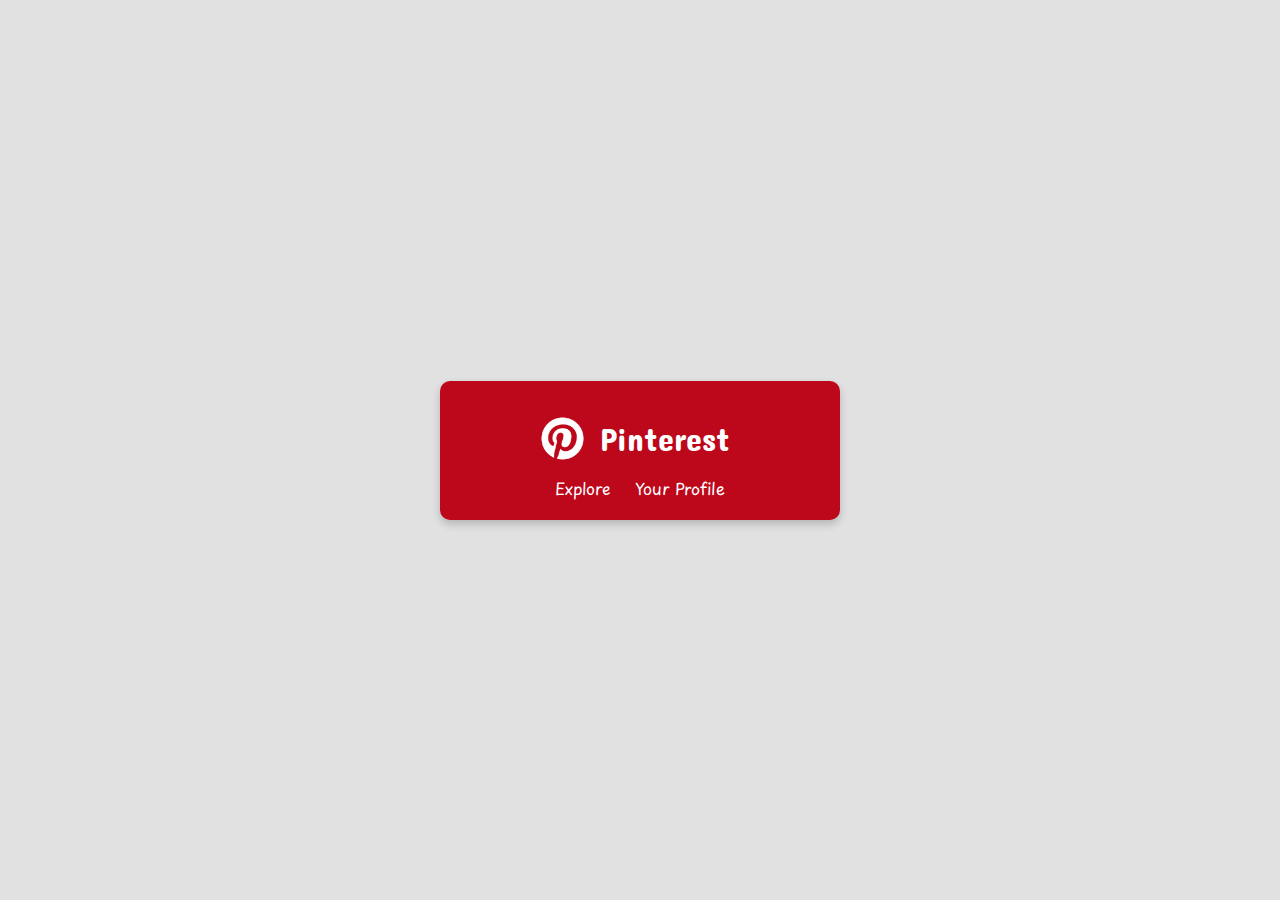
<file: index.html>
<!DOCTYPE html>
<html lang="en">
<head>
    <meta charset="UTF-8">
    <meta name="viewport" content="width=device-width, initial-scale=1.0">
    <link rel="icon" href="favicon.png">
    <link rel="stylesheet" href="css/styles.css">
    <link rel="preconnect" href="https://fonts.googleapis.com">
<link rel="preconnect" href="https://fonts.gstatic.com" crossorigin>
<link href="https://fonts.googleapis.com/css2?family=Concert+One&family=Itim&family=Playpen+Sans&display=swap" rel="stylesheet">
    <title>Pinterest Clone</title>
</head>
<body>
    <div class="center-content">
        <header>
            <div class="container">
                <div class="header-content">
                    <div class="logo">
                        <img width="75" src="imgs/pinterest.jpeg" alt="Pinterest Logo">
                        <span class="logo-text">Pinterest</span>
                    </div>
                    <nav>
                        <a class = "first" href="explore.html">Explore</a>
                        <a class = "second" href="profile.html">Your Profile</a>
                    </nav>
                </div>
            </div>
        </header>
    </div>
    <script src="js/background.js"></script>
</body>
</html>
</file>
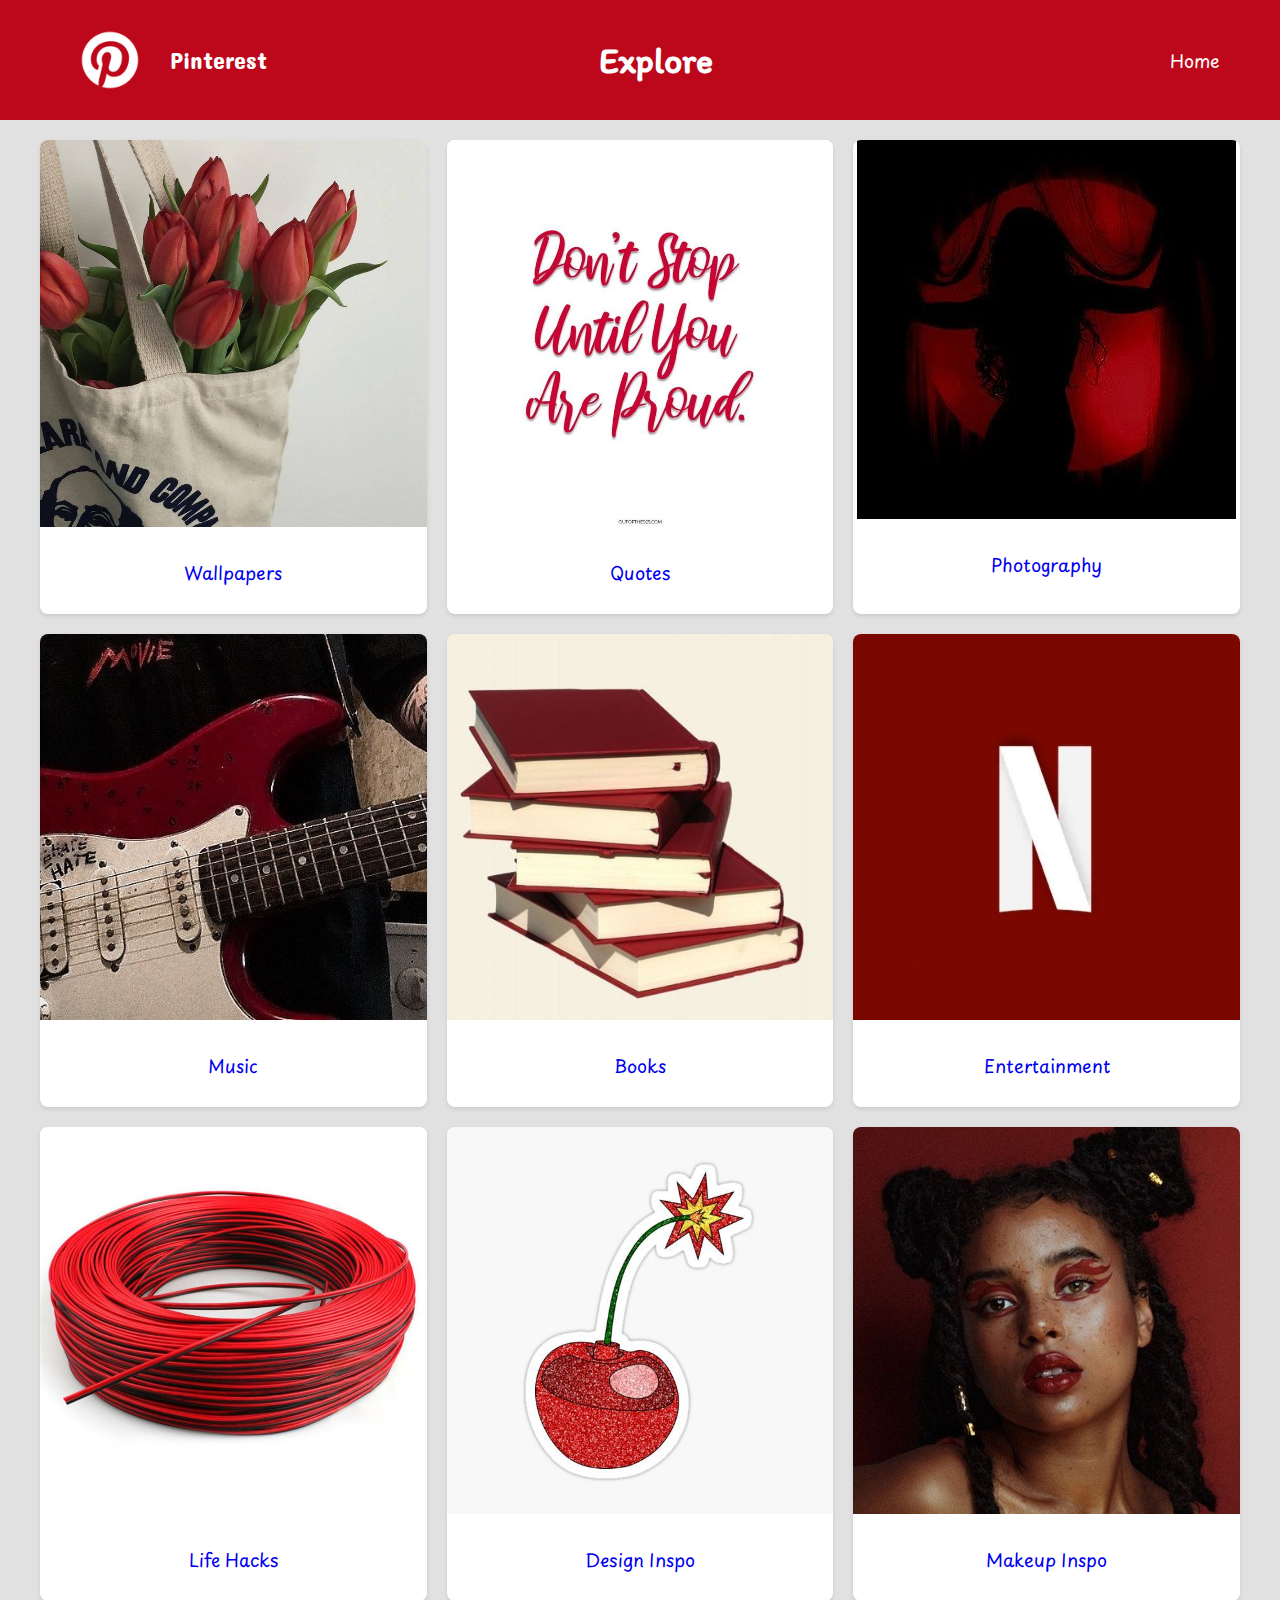
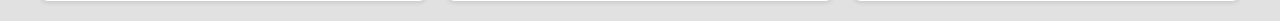
<file: explore.html>
<!DOCTYPE html>
<html lang="en">
<head>
    <meta charset="UTF-8">
    <meta name="viewport" content="width=device-width, initial-scale=1.0">
    <link rel="stylesheet" href="css/explore.css">
    <link rel="icon" href="favicon.png">
    <link rel="preconnect" href="https://fonts.googleapis.com">
<link rel="preconnect" href="https://fonts.gstatic.com" crossorigin>
<link href="https://fonts.googleapis.com/css2?family=Concert+One&family=Itim&family=Playpen+Sans&display=swap" rel="stylesheet">
    <title>Pinterest Explore</title>
</head>
<body>
    <header>
        <div class="container">
            <div class="header-content">
                <div class="logo">
                    <img width="100" src="imgs/pinterest.jpeg" alt="Pinterest Logo">
                    <span class="logo-text">Pinterest</span>
                </div>
            <h1>Explore</h1>
            <p class="homelink"><a class="homelink" href="index.html">Home</a></p>
        </div>
    </header>
    <main>
        <div class="container">
            <div class="categories">
                <div class="category">
                    <img src="imgs/wallpapers.jpeg" alt="Wallpapers">
                    <a target="_blank" href="https://in.pinterest.com/search/pins/?q=wallpapers&rs=typed"><p>Wallpapers</p></a>
                </div>
                <div class="category">
                    <img src="imgs/quotes.jpeg" alt="Quotes">
                    <a target="_blank" href="https://in.pinterest.com/search/pins/?q=quotes&rs=typed"><p>Quotes</p></a>
                </div>
                <div class="category">
                    <img src="imgs/photo.jpeg" alt="Photography">
                    <a href="https://in.pinterest.com/search/pins/?q=photography&rs=typed"><p>Photography</p></a>
                </div>
                <div class="category">
                    <img src="imgs/music.jpeg" alt="Music">
                    <a target="_blank" href="https://in.pinterest.com/search/pins/?q=music&rs=typed"><p>Music</p></a>
                </div>
                <div class="category">
                    <img src="imgs/books.jpeg" alt="Books">
                    <a target="_blank" href="https://in.pinterest.com/search/pins/?q=books&rs=typed"><p>Books</p></a>
                </div>
                <div class="category">
                    <img src="imgs/entertainment.jpeg" alt="Entertainment">
                    <a target="_blank" href="https://in.pinterest.com/search/pins/?q=entertainment&rs=typed"><p>Entertainment</p></a>
                </div>
                <div class="category">
                    <img src="imgs/lifehacks.jpeg" alt="Life Hacks">
                    <a target="_blank" href="https://in.pinterest.com/search/pins/?q=life%20hacks&rs=typed"><p>Life Hacks</p></a>
                </div>
                <div class="category">
                    <img src="imgs/design.jpeg" alt="Design Inspo">
                    <a target="_blank" href="https://in.pinterest.com/search/pins/?q=design%20inspo&rs=typed"><p>Design Inspo</p></a>
                </div>
                <div class="category">
                    <img src="imgs/makeup.jpeg" alt="Makeup Inspo">
                    <a target="_blank" href="https://in.pinterest.com/search/pins/?q=makeup%20inspo&rs=typed"><p>Makeup Inspo</p></a>
                </div>
            </div>
        </div>
    </main>
</body>
</html>
</file>
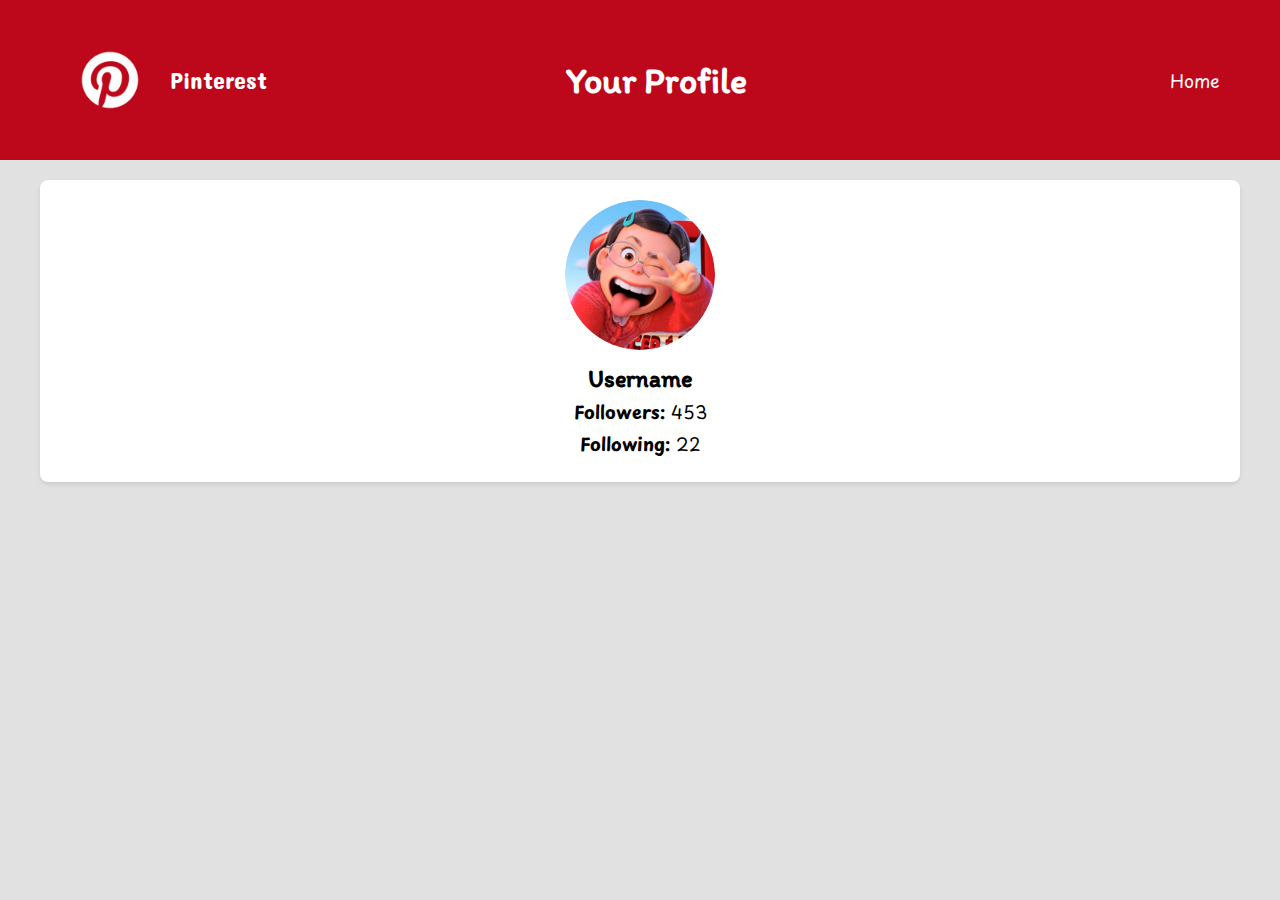
<file: profile.html>
<!DOCTYPE html>
<html lang="en">
<head>
    <meta charset="UTF-8">
    <meta name="viewport" content="width=device-width, initial-scale=1.0">
    <link rel="stylesheet" href="css/profile.css">
    <link rel="icon" href="favicon.png">
    <link rel="preconnect" href="https://fonts.googleapis.com">
<link rel="preconnect" href="https://fonts.gstatic.com" crossorigin>
<link href="https://fonts.googleapis.com/css2?family=Concert+One&family=Itim&family=Playpen+Sans&display=swap" rel="stylesheet">
    <title>Your Pinterest Profile</title>
</head>
<body>
    <header>
        <div class="container">
            <div class="header-content">
                <div class="logo">
                    <img width="100" src="imgs/pinterest.jpeg" alt="Pinterest Logo">
                    <span class="logo-text">Pinterest</span>
                </div>
            <h1>Your Profile</h1>
            <p class="homelink"><a class="homelink" href="index.html">Home</a></p>
        </div>
    </header>
    <main>
        <div class="container">
            <div class="profile-info">
                <div class="profile-picture">
                    <img src="imgs/user.jpeg" width="150" alt="Your Profile Picture">
                </div>
                <div class="user-info">
                    <h2>Username</h2>
                    <p><b>Followers:</b> 453</p>
                    <p><b>Following:</b> 22</p>
                </div>
            </div>
        </div>
    </main>
</body>
</html>
</file>
<file: css/styles.css>
body {
  font-family: Arial, sans-serif;
  margin: 0;
  padding: 0;
  background-color: #e1e1e1;
  display: flex;
  justify-content: center;
  align-items: center;
  min-height: 100vh;
  position: relative;
}

.logo-text{
  font-family: 'Concert One', sans-serif;
}

body {
  font-family: Arial, sans-serif;
  margin: 0;
  padding: 0;
  
}

.center-content {
  text-align: center;
  width: 400px;
}

header {
  background-color: #bd081c;
  color: #fff;
  padding: 20px 0;
  border-radius: 10px;
  box-shadow: 0 4px 8px rgba(0, 0, 0, 0.2);
}

.container {
  max-width: 1200px;
  padding: 0 40px;
}

.header-content {
  display: flex;
  flex-direction: column;
  align-items: center;
}

.logo {
  padding-right: 25px;
  display: flex;
  align-items: center;
}

.logo img {
  max-width: 150px;
  height: auto;
  border-radius: 50%;
}

.logo-text {
  font-size: 32px;
  margin: 15px 0;
}

a{
  text-decoration: none;
  color: white;
  font-family: 'Playpen Sans', cursive;
}

.first{
  padding-right: 10px;
}

.second{
  padding-left: 10px;
}

.heart {
  position: absolute;
  width: 20px;
  height: 20px;
  background-color: red;
  border-radius: 50%;
  pointer-events: none;
  transform: scale(0);
  animation: beat 0.8s infinite;
}

@keyframes beat {
  0% {
      transform: scale(0);
  }
  50% {
      transform: scale(1.3);
  }
  100% {
      transform: scale(0);
  }
}
</file>
<file: css/explore.css>
body {
    font-family: Arial, sans-serif;
    margin: 0;
    padding: 0;
    background-color: #e1e1e1;
}

header {
    background-color: #bd081c;
    color: #fff;
    padding: 10px 0;
    text-align: center;
}

.header-content {
    display: flex;
    justify-content: space-between;
    align-items: center;
    padding: 0 20px;
}

.container {
    max-width: 1200px;
    margin: 0 auto;
    padding: 20px;
    padding-top: 0px;
    padding-bottom: 0px
}

h1 {
    font-size: 36px;
    padding-right: 125px;
    font-family: 'Itim', cursive;
}

.categories {
    display: grid;
    grid-template-columns: repeat(3, 1fr);
    gap: 20px;
    padding-top: 20px;
    padding-bottom: 20px;
}

.category {
    background-color: #fff;
    border-radius: 8px;
    overflow: hidden;
    box-shadow: 0 2px 4px rgba(0, 0, 0, 0.1);
    text-align: center;
    transition: transform 0.2s;
}

.category:hover {
    transform: scale(1.05);
}

.category img {
    max-width: 100%;
    height: auto;
}

.category p {
    font-size: 18px;
    padding: 10px;
}

a {
    text-decoration: none;
}

p {
    font-size: 18px;
    text-decoration: none;
    font-family: 'Playpen Sans', cursive;;
}

.homelink {
    text-align: right;
    color:white;
}

.logo {
    display: flex;
    align-items: center;
}

.logo img {
    max-width: 100px;
}

.logo-text {
    font-size: 24px;
    margin-left: 10px;
    font-family: 'Concert One', sans-serif;
}
</file>
<file: css/profile.css>
body {
    font-family: Arial, sans-serif;
    margin: 0;
    padding: 0;
    background-color: #e1e1e1;
}

header {
    background-color: #bd081c;
    color: #fff;
    padding: 10px 0;
    text-align: center;
}

.header-content {
    display: flex;
    justify-content: space-between;
    align-items: center;
    padding: 0 20px;
}

.container {
    max-width: 1200px;
    margin: 0 auto;
    padding: 20px 20px;
}

h1 {
    font-size: 36px;
    padding-right: 125px;
    font-family: 'Itim', cursive;
}

.profile-info {
    display: flex;
    flex-direction: column;
    align-items: center;
    background-color: #fff;
    border-radius: 8px;
    overflow: hidden;
    box-shadow: 0 2px 4px rgba(0, 0, 0, 0.1);
    padding: 20px 20px;
}

.profile-picture img {
    max-width: 100%;
    height: auto;
    border-radius: 50%;
    margin-bottom: 10px;
}

.user-info {
    text-align: center;
}

h2 {
    font-size: 24px;
    margin: 0;
    font-family: 'Itim', cursive;
}

a {
    text-decoration: none;
}

p {
    font-size: 18px;
    margin: 5px 0;
    text-decoration: none;
    font-family: 'Playpen Sans', cursive;
}

.homelink {
    text-align: right;
    color:white;
}

.logo {
    display: flex;
    align-items: center;
}

.logo img {
    max-width: 100px
}

.logo-text {
    font-size: 24px;
    margin-left: 10px;
    font-family: 'Concert One', sans-serif;
}
</file>
